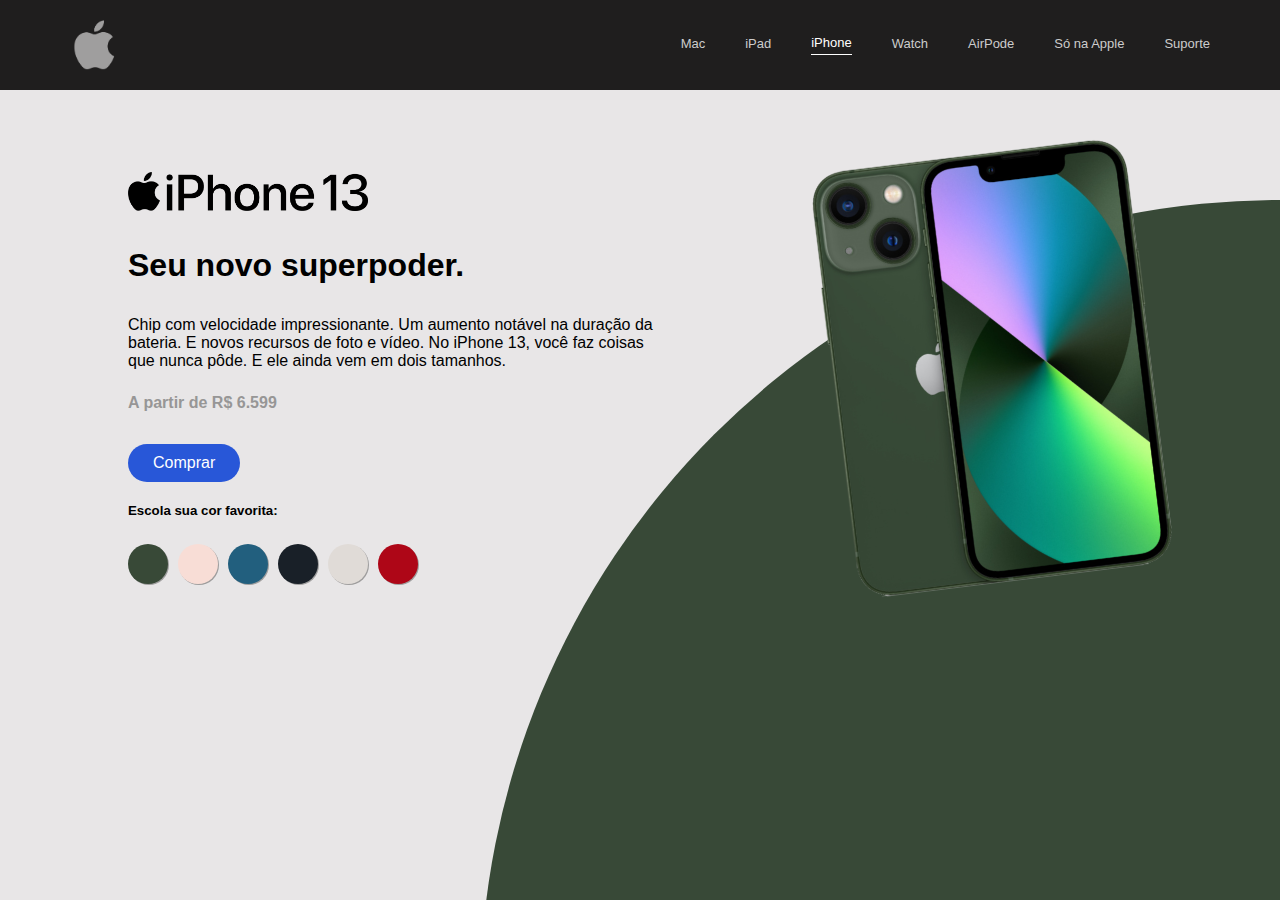
<file: index.html>
<!DOCTYPE html>
<html lang="en">
<head>
    <meta charset="UTF-8">
    <meta name="viewport" content="width=device-width, initial-scale=1.0">
    <title>iPhone</title>
    <link rel="stylesheet" href="styles.css">
    <link rel="shortcut icon" href="img/apple-logo.png" type="image/x-icon">
</head>
<body>
    <header>
        <nav class="nav-bar">
            <img src="img/logo.png" alt="" class="img-logo">
            <ul class="nav-list">
                <li>Mac</li>
                <li>iPad</li>
                <li class="li-iphone">iPhone</li>
                <li>Watch</li>
                <li>AirPode</li>
                <li>Só na Apple</li>
                <li>Suporte</li>
            </ul>
        </nav>
    </header>

    <main>
        <section>
            <div class="circle" id="circle"></div>
            <div class="descricao">
                <img src="img/iphone13.png" alt="" class="title-iphone">
                <h3>Seu novo superpoder.</h3>
                <p> Chip com velocidade impressionante. Um aumento notável na duração da bateria. E novos recursos de foto e vídeo. 
                    No iPhone 13, você faz coisas que nunca pôde. E ele ainda vem em dois tamanhos.
                </p>
                <h6>A partir de R$ 6.599</h6>
                <button class="btn-comprar">Comprar</button>
                <h5><strong>Escola sua cor favorita:</strong></h5>    
                <div id="buttons" class="btns-container">
                    <button class="btns" id="green" onclick="changeCircle('#384937')"></button>
                    <button class="btns" id="pink"  onclick="changeCircle('#f8ddd6')"></button>
                    <button class="btns" id="blue"  onclick="changeCircle('#225f7e')"></button>
                    <button class="btns" id="black" onclick="changeCircle('#192028')"></button>
                    <button class="btns" id="white" onclick="changeCircle('#e0dbd7')"></button>
                    <button class="btns" id="red"   onclick="changeCircle('#ae0617')"></button>
                </div>
            </div>
                <div class="main-img">
                    <img src="img/green.png" alt="" id="img">
                </div>
        </section>
    </main>


    <script src="script.js"></script>
</body> 
</html>
</file>
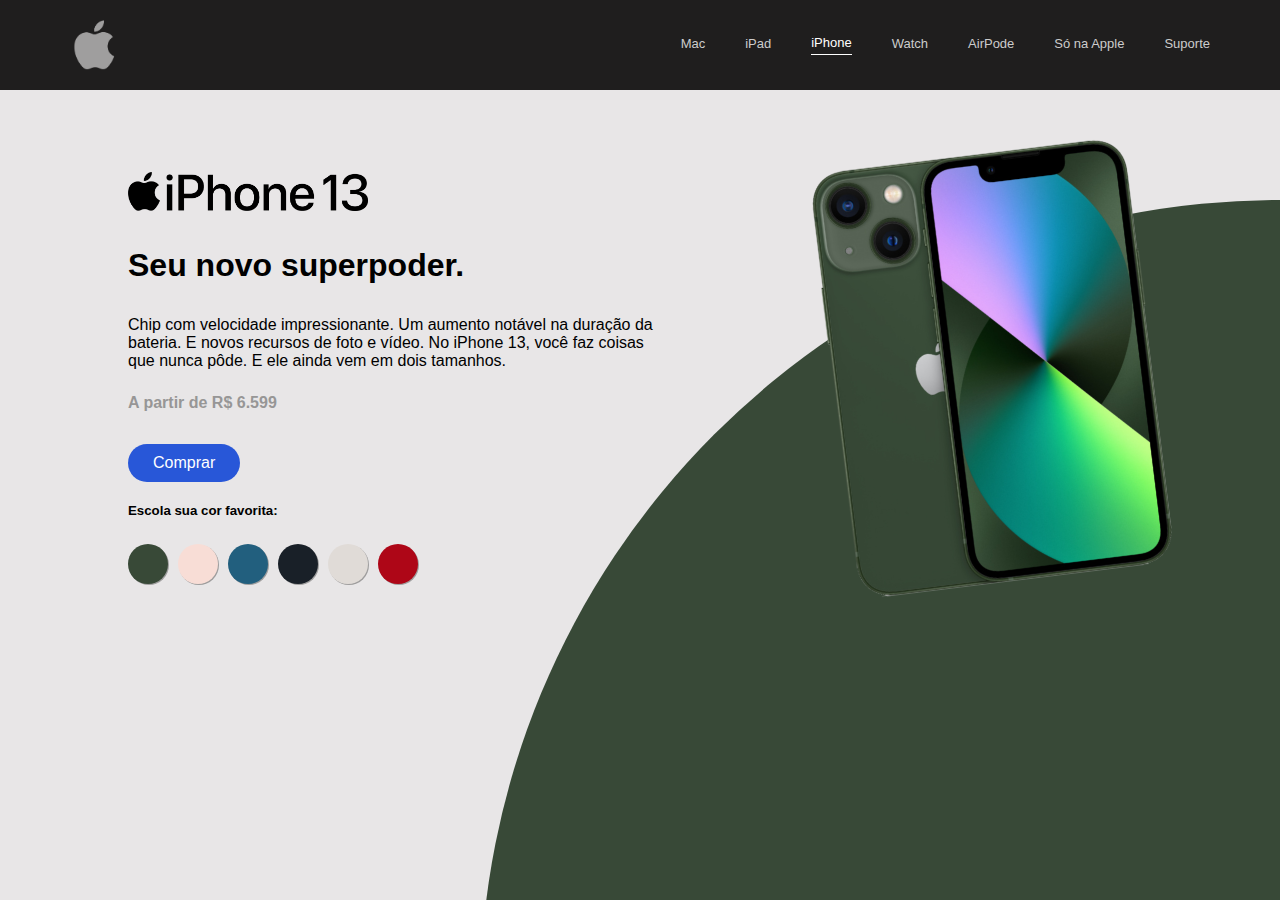
<file: cópia.html>
<!DOCTYPE html>
<html lang="en">
<head>
    <meta charset="UTF-8">
    <meta name="viewport" content="width=device-width, initial-scale=1.0">
    <title>Document</title>
    <link rel="stylesheet" href="styles.css">
</head>
<body>
    <header>
        <nav class="nav-bar">
            <img src="img/logo.png" alt="" class="img-logo">
            <ul class="nav-list">
                <li>Mac</li>
                <li>iPad</li>
                <li class="li-iphone">iPhone</li>
                <li>Watch</li>
                <li>AirPode</li>
                <li>Só na Apple</li>
                <li>Suporte</li>
            </ul>
        </nav>
    </header>

    <main>
        <section>
            <div class="circle" id="circle"></div>
            <div class="descricao">
                <img src="img/iphone13.png" alt="" class="title-iphone">
                <h3>Seu novo superpoder.</h3>
                <p> Chip com velocidade impressionante. Um aumento notável na duração da bateria. E novos recursos de foto e vídeo. 
                    No iPhone 13, você faz coisas que nunca pôde. E ele ainda vem em dois tamanhos.
                </p>
                <h6>A partir de R$ 6.599</h6>
                <button class="btn-comprar">Comprar</button>
                <h5><strong>Escola sua cor favorita:</strong></h5>    
                <div id="buttons" class="btns-container">
                    <button class="btns" id="green"></button>
                    <button class="btns" id="pink"></button>
                    <button class="btns" id="blue"></button>
                    <button class="btns" id="black"></button>
                    <button class="btns" id="white"></button>
                    <button class="btns" id="red"></button>
                </div>
            </div>
                <div class="main-img">
                    <img src="img/green.png" alt="" id="img">
                </div>

                
        </section>
    </main>

    <script type="text/javascript">
        function changeCircle (color) {
            const circle = document.getElementById('circle')
            circle.style.background = color
        }

    </script>

    <script src="script.js"></script>
</body> 
</html>
</file>
<file: styles.css>
* {
    margin: 0;
    padding: 0;
    box-sizing: border-box;
    font-family: sans-serif;
}

body {
    background-color: #e8e6e7
}

header {
    padding: 20px 70px;
    background-color: #1f1e1e;
}

.img-logo{
    height: 50px;
}


.nav-bar {
    display: flex;
    align-items: center;
    justify-content: space-between;
}

.nav-list {
    display: flex;
    list-style: none;
    align-items: center;
    gap: 40px;
    
}

.nav-list li {
    color: #ccc;
    font-size: 13px;
    cursor: pointer;
    padding-bottom: 4px;
}

.nav-list li:hover {
    color: #fff;
    border-bottom: 1px solid #fff;
}

.nav-list .li-iphone {
    color: #fff;
    border-bottom: 1px solid #fff;
}

/*///////////////////////////////////*/

main section {
    display: flex;
    align-items: center;
    justify-content: space-between;
    padding: 4rem 8rem;
   
}



.title-iphone {
    width: 15rem;
    margin-bottom: 2rem;
    margin-top: 1rem;

}


.descricao h3 {
    font-size: 2rem;
    margin-bottom: 2rem;
}

.descricao p {
    margin-bottom: 1.5rem;
    width: 540px;

}

.descricao h6{
    font-size: 1rem;
    color: #979696;
    margin-bottom: 2rem;
}

.btn-comprar {
    background-color: rgba(20, 72, 214, 0.904);
    color: #fff;
    border: 0;
    border-radius: 20px;
    padding: 10px 25px;
    margin-bottom: 1.3rem;
    font-size: 1rem;
    transition: all 0.5s;
    cursor: pointer;
}

.btn-comprar:hover {
    opacity: .85;
}

.descricao h5 {
    margin-bottom: 1.6rem;
}

.btns-container {
    display: flex;
    align-items: center;
    gap: 10px;
}

.btns {
    border-radius: 50%;
    height: 40px;
    width: 40px;
    border: 0;
    cursor: pointer;
    box-shadow: 1px 1px #9e9d9d;
}

.btns:hover {
    opacity: .85
}

#green {
    background-color: #384937;
}

#pink {
    background-color: #f8ddd6;
    
}

#blue {
    background-color: #225f7e;
}

#black {
    background-color: #192028;
}

#white {
    background-color: #e0dbd7;
}

#red {
    background-color: #ae0617;
}


.main-img {
    transition: all 1s ease;
    z-index: 100;

}

.main-img img {
    width: 320px;
    transform: rotate(-7deg);
  
}

.circle{
    position: absolute;
    top: 0;
    width: 100%;
    height: 100%;
    left: 0;
    background: #384937;
    clip-path: circle(800px at right 1000px);
}
</file>
